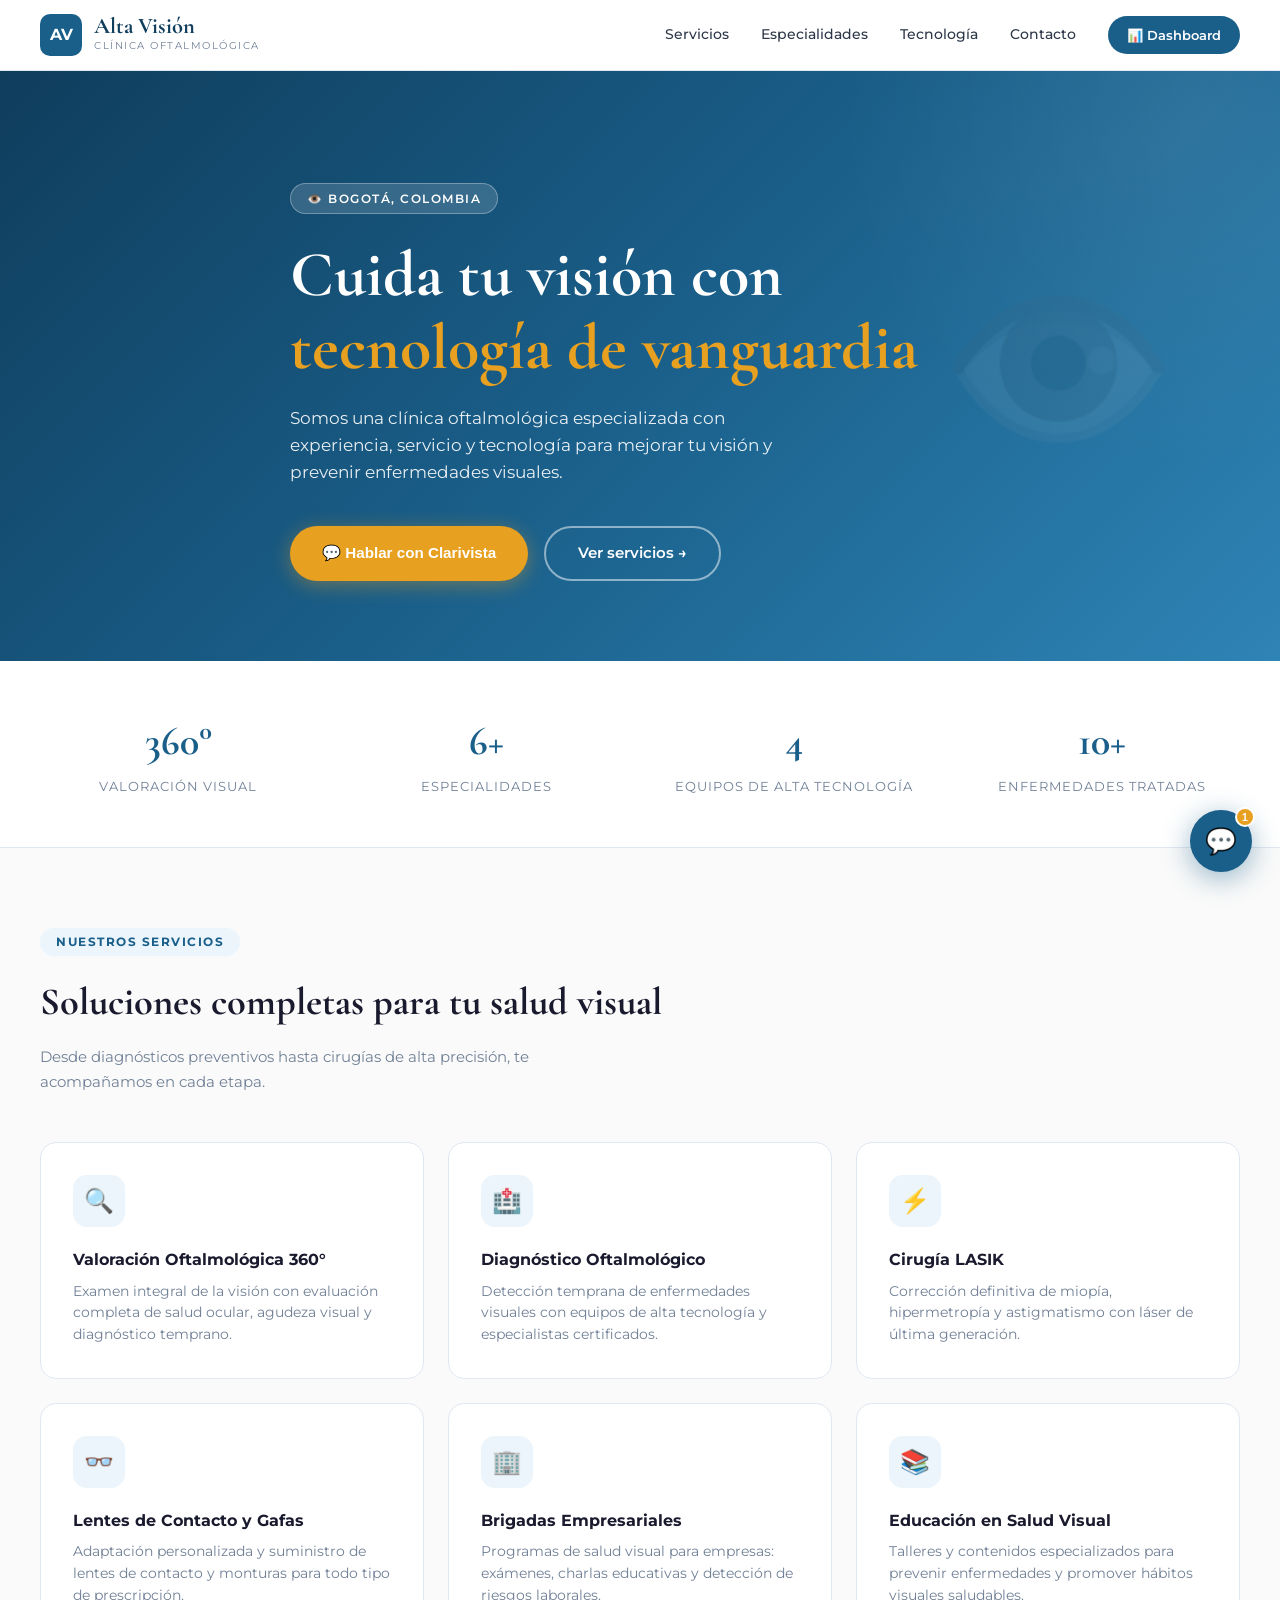
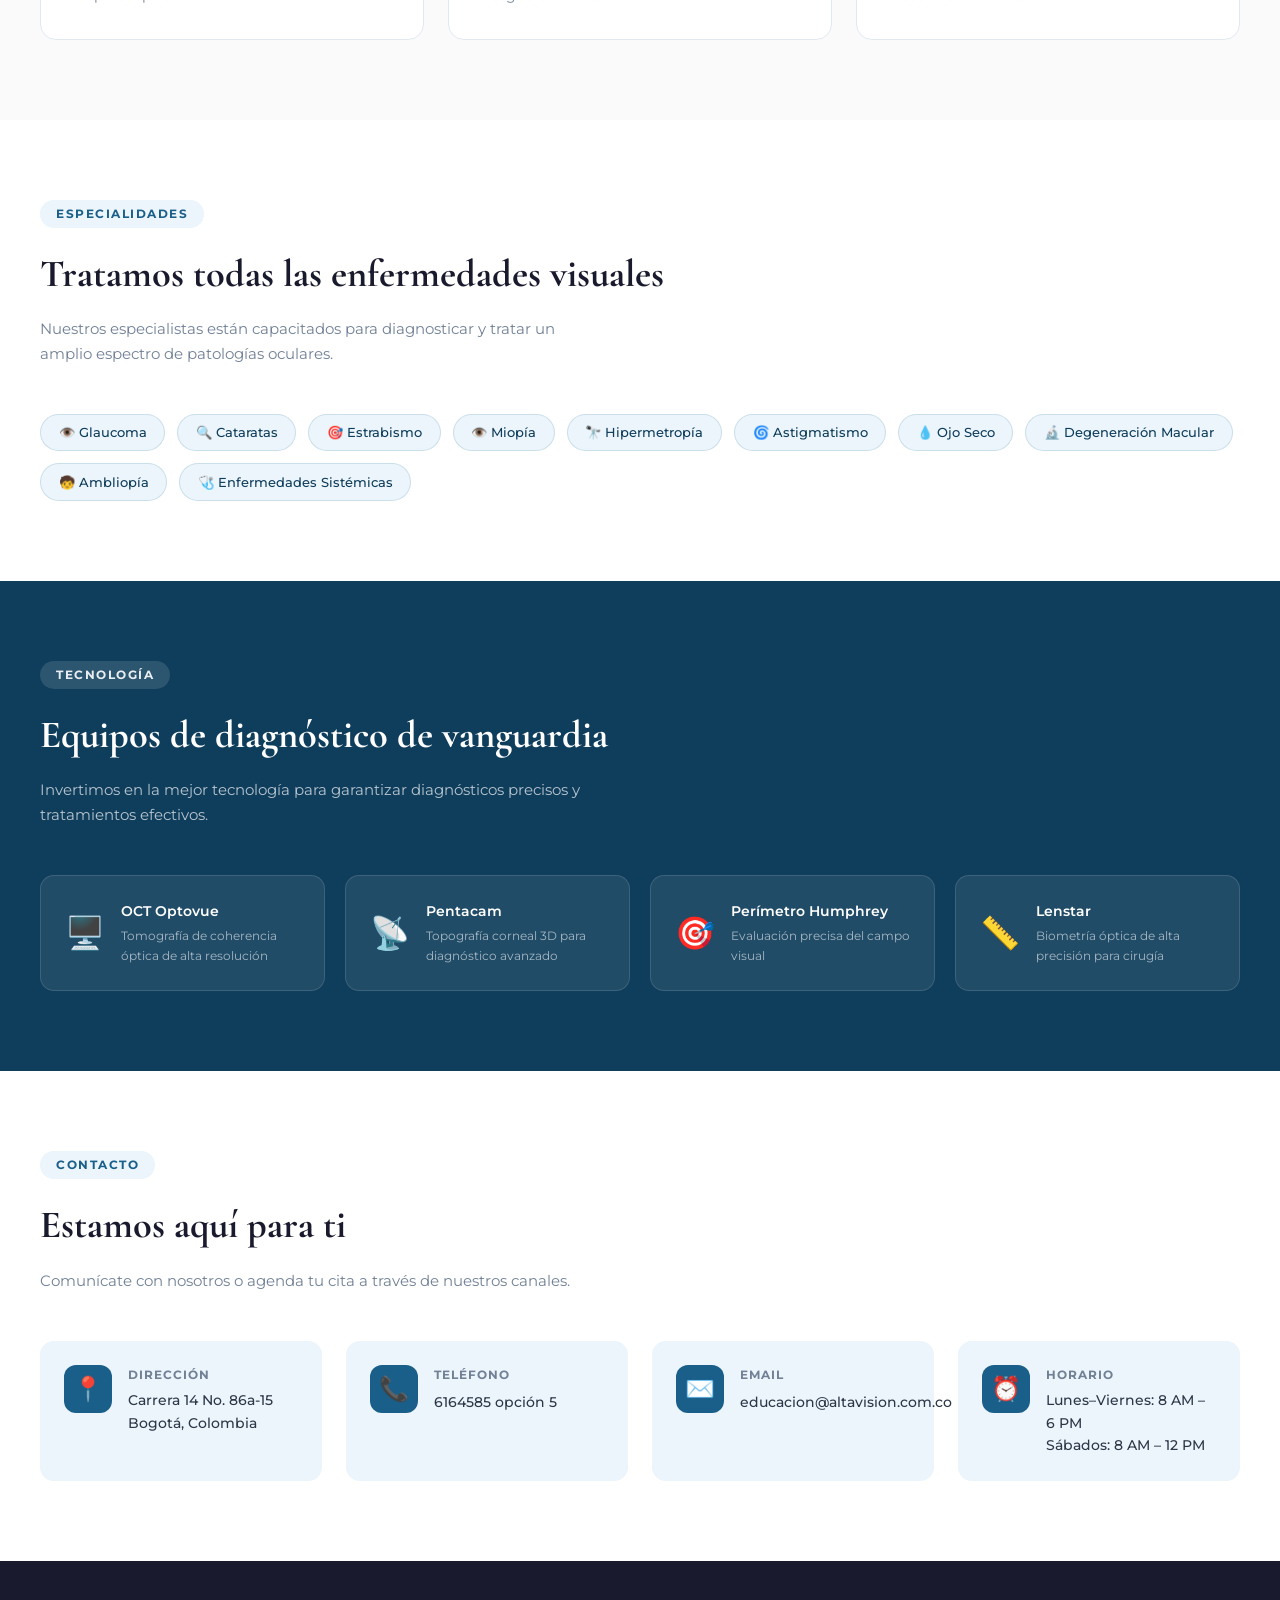
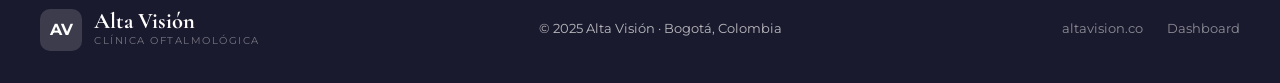
<file: index.html>
<!DOCTYPE html>
<html lang="es">
<head>
  <meta charset="UTF-8" />
  <meta name="viewport" content="width=device-width, initial-scale=1.0" />
  <title>Alta Visión — Clínica Oftalmológica</title>
  <meta name="description" content="Clínica oftalmológica especializada en Bogotá. Experiencia, servicio y tecnología para cuidar tu visión." />
  <link rel="preconnect" href="https://fonts.googleapis.com" />
  <link rel="preconnect" href="https://fonts.gstatic.com" crossorigin />
  <link rel="stylesheet" href="style.css" />
</head>
<body>

  <!-- ── HEADER ────────────────────────────── -->
  <header>
    <div class="header-inner">
      <a href="#" class="logo">
        <div class="logo-icon">AV</div>
        <div class="logo-text">
          <span>Alta Visión</span>
          <span>Clínica Oftalmológica</span>
        </div>
      </a>
      <nav>
        <a href="#servicios">Servicios</a>
        <a href="#especialidades">Especialidades</a>
        <a href="#tecnologia">Tecnología</a>
        <a href="#contacto">Contacto</a>
        <a href="dashboard.html" class="btn-nav">📊 Dashboard</a>
      </nav>
    </div>
  </header>

  <!-- ── HERO ──────────────────────────────── -->
  <section class="hero">
    <div class="hero-inner">
      <span class="hero-tag">👁️ Bogotá, Colombia</span>
      <h1>Cuida tu visión con<br><span>tecnología de vanguardia</span></h1>
      <p>Somos una clínica oftalmológica especializada con experiencia, servicio y tecnología para mejorar tu visión y prevenir enfermedades visuales.</p>
      <div class="hero-actions">
        <button class="btn-primary" onclick="document.getElementById('chatToggle').click()">
          💬 Hablar con Clarivista
        </button>
        <a href="#servicios" class="btn-outline">Ver servicios →</a>
      </div>
    </div>
  </section>

  <!-- ── STATS ─────────────────────────────── -->
  <div class="stats">
    <div class="stats-inner">
      <div>
        <span class="stat-number">360°</span>
        <span class="stat-label">Valoración Visual</span>
      </div>
      <div>
        <span class="stat-number">6+</span>
        <span class="stat-label">Especialidades</span>
      </div>
      <div>
        <span class="stat-number">4</span>
        <span class="stat-label">Equipos de Alta Tecnología</span>
      </div>
      <div>
        <span class="stat-number">10+</span>
        <span class="stat-label">Enfermedades Tratadas</span>
      </div>
    </div>
  </div>

  <!-- ── SERVICIOS ─────────────────────────── -->
  <section class="services" id="servicios">
    <div class="section-inner">
      <span class="section-tag">Nuestros Servicios</span>
      <h2 class="section-title">Soluciones completas para tu salud visual</h2>
      <p class="section-subtitle">Desde diagnósticos preventivos hasta cirugías de alta precisión, te acompañamos en cada etapa.</p>

      <div class="services-grid">
        <div class="service-card">
          <div class="service-icon">🔍</div>
          <h3>Valoración Oftalmológica 360°</h3>
          <p>Examen integral de la visión con evaluación completa de salud ocular, agudeza visual y diagnóstico temprano.</p>
        </div>
        <div class="service-card">
          <div class="service-icon">🏥</div>
          <h3>Diagnóstico Oftalmológico</h3>
          <p>Detección temprana de enfermedades visuales con equipos de alta tecnología y especialistas certificados.</p>
        </div>
        <div class="service-card">
          <div class="service-icon">⚡</div>
          <h3>Cirugía LASIK</h3>
          <p>Corrección definitiva de miopía, hipermetropía y astigmatismo con láser de última generación.</p>
        </div>
        <div class="service-card">
          <div class="service-icon">👓</div>
          <h3>Lentes de Contacto y Gafas</h3>
          <p>Adaptación personalizada y suministro de lentes de contacto y monturas para todo tipo de prescripción.</p>
        </div>
        <div class="service-card">
          <div class="service-icon">🏢</div>
          <h3>Brigadas Empresariales</h3>
          <p>Programas de salud visual para empresas: exámenes, charlas educativas y detección de riesgos laborales.</p>
        </div>
        <div class="service-card">
          <div class="service-icon">📚</div>
          <h3>Educación en Salud Visual</h3>
          <p>Talleres y contenidos especializados para prevenir enfermedades y promover hábitos visuales saludables.</p>
        </div>
      </div>
    </div>
  </section>

  <!-- ── ESPECIALIDADES ────────────────────── -->
  <section id="especialidades">
    <div class="section-inner">
      <span class="section-tag">Especialidades</span>
      <h2 class="section-title">Tratamos todas las enfermedades visuales</h2>
      <p class="section-subtitle">Nuestros especialistas están capacitados para diagnosticar y tratar un amplio espectro de patologías oculares.</p>
      <div class="specialties-list">
        <span class="specialty-chip">👁️ Glaucoma</span>
        <span class="specialty-chip">🔍 Cataratas</span>
        <span class="specialty-chip">🎯 Estrabismo</span>
        <span class="specialty-chip">👁️ Miopía</span>
        <span class="specialty-chip">🔭 Hipermetropía</span>
        <span class="specialty-chip">🌀 Astigmatismo</span>
        <span class="specialty-chip">💧 Ojo Seco</span>
        <span class="specialty-chip">🔬 Degeneración Macular</span>
        <span class="specialty-chip">🧒 Ambliopía</span>
        <span class="specialty-chip">🩺 Enfermedades Sistémicas</span>
      </div>
    </div>
  </section>

  <!-- ── TECNOLOGÍA ─────────────────────────── -->
  <section class="equipment" id="tecnologia">
    <div class="section-inner">
      <span class="section-tag">Tecnología</span>
      <h2 class="section-title">Equipos de diagnóstico de vanguardia</h2>
      <p class="section-subtitle">Invertimos en la mejor tecnología para garantizar diagnósticos precisos y tratamientos efectivos.</p>
      <div class="equipment-grid">
        <div class="equip-card">
          <div class="equip-icon">🖥️</div>
          <div>
            <h4>OCT Optovue</h4>
            <p>Tomografía de coherencia óptica de alta resolución</p>
          </div>
        </div>
        <div class="equip-card">
          <div class="equip-icon">📡</div>
          <div>
            <h4>Pentacam</h4>
            <p>Topografía corneal 3D para diagnóstico avanzado</p>
          </div>
        </div>
        <div class="equip-card">
          <div class="equip-icon">🎯</div>
          <div>
            <h4>Perímetro Humphrey</h4>
            <p>Evaluación precisa del campo visual</p>
          </div>
        </div>
        <div class="equip-card">
          <div class="equip-icon">📏</div>
          <div>
            <h4>Lenstar</h4>
            <p>Biometría óptica de alta precisión para cirugía</p>
          </div>
        </div>
      </div>
    </div>
  </section>

  <!-- ── CONTACTO ───────────────────────────── -->
  <section id="contacto">
    <div class="section-inner">
      <span class="section-tag">Contacto</span>
      <h2 class="section-title">Estamos aquí para ti</h2>
      <p class="section-subtitle">Comunícate con nosotros o agenda tu cita a través de nuestros canales.</p>
      <div class="contact-grid">
        <div class="contact-card">
          <div class="contact-icon">📍</div>
          <div>
            <h4>Dirección</h4>
            <p>Carrera 14 No. 86a-15<br>Bogotá, Colombia</p>
          </div>
        </div>
        <div class="contact-card">
          <div class="contact-icon">📞</div>
          <div>
            <h4>Teléfono</h4>
            <a href="tel:6164585">6164585 opción 5</a>
          </div>
        </div>
        <div class="contact-card">
          <div class="contact-icon">✉️</div>
          <div>
            <h4>Email</h4>
            <a href="mailto:educacion@altavision.com.co">educacion@altavision.com.co</a>
          </div>
        </div>
        <div class="contact-card">
          <div class="contact-icon">⏰</div>
          <div>
            <h4>Horario</h4>
            <p>Lunes–Viernes: 8 AM – 6 PM<br>Sábados: 8 AM – 12 PM</p>
          </div>
        </div>
      </div>
    </div>
  </section>

  <!-- ── FOOTER ─────────────────────────────── -->
  <footer>
    <div class="footer-inner">
      <div class="footer-logo">
        <div class="logo-icon">AV</div>
        <div class="logo-text">
          <span>Alta Visión</span>
          <span>Clínica Oftalmológica</span>
        </div>
      </div>
      <p class="footer-copy">© 2025 Alta Visión · Bogotá, Colombia</p>
      <div class="footer-links">
        <a href="https://www.altavision.co" target="_blank">altavision.co</a>
        <a href="dashboard.html">Dashboard</a>
      </div>
    </div>
  </footer>

  <!-- ── CHAT WIDGET ────────────────────────── -->
  <script src="chat.js"></script>
  <script src="script.js"></script>
</body>
</html>
</file>
<file: style.css>
@import url('https://fonts.googleapis.com/css2?family=Cormorant+Garamond:wght@400;600;700&family=Montserrat:wght@300;400;500;600;700&display=swap');

:root {
  --primary:       #1A5F8A;
  --primary-dark:  #0F3D5C;
  --primary-light: #2E84B5;
  --primary-pale:  #EBF5FB;
  --accent:        #E8A020;
  --accent-dark:   #C8880A;
  --dark:          #1a1a2e;
  --text:          #2d3748;
  --text-light:    #718096;
  --white:         #ffffff;
  --bg-light:      #fafafa;
  --border:        #e2e8f0;
}

* { margin: 0; padding: 0; box-sizing: border-box; }

html { scroll-behavior: smooth; }

body {
  font-family: 'Montserrat', sans-serif;
  color: var(--text);
  background: var(--white);
  line-height: 1.6;
}

/* ── HEADER ─────────────────────────────── */
header {
  position: sticky;
  top: 0;
  z-index: 100;
  background: rgba(255,255,255,0.97);
  backdrop-filter: blur(8px);
  border-bottom: 1px solid var(--border);
  padding: 0 2rem;
}

.header-inner {
  max-width: 1200px;
  margin: 0 auto;
  display: flex;
  align-items: center;
  justify-content: space-between;
  height: 70px;
}

.logo {
  display: flex;
  align-items: center;
  gap: 0.75rem;
  text-decoration: none;
}

.logo-icon {
  width: 42px;
  height: 42px;
  background: var(--primary);
  border-radius: 10px;
  display: flex;
  align-items: center;
  justify-content: center;
  color: white;
  font-weight: 700;
  font-size: 1rem;
  letter-spacing: -0.5px;
}

.logo-text span:first-child {
  display: block;
  font-family: 'Cormorant Garamond', serif;
  font-size: 1.4rem;
  font-weight: 700;
  color: var(--primary-dark);
  line-height: 1;
}

.logo-text span:last-child {
  display: block;
  font-size: 0.65rem;
  color: var(--text-light);
  letter-spacing: 1.5px;
  text-transform: uppercase;
}

nav { display: flex; align-items: center; gap: 2rem; }

nav a {
  text-decoration: none;
  color: var(--text);
  font-size: 0.85rem;
  font-weight: 500;
  transition: color .2s;
}

nav a:hover { color: var(--primary); }

.btn-nav {
  background: var(--primary);
  color: white !important;
  padding: 0.55rem 1.2rem;
  border-radius: 50px;
  font-size: 0.82rem !important;
  font-weight: 600 !important;
  transition: background .2s, transform .1s !important;
}

.btn-nav:hover { background: var(--primary-dark) !important; transform: translateY(-1px); }

/* ── HERO ────────────────────────────────── */
.hero {
  background: linear-gradient(135deg, var(--primary-dark) 0%, var(--primary) 50%, var(--primary-light) 100%);
  color: white;
  padding: 7rem 2rem 5rem;
  position: relative;
  overflow: hidden;
}

.hero::before {
  content: '';
  position: absolute;
  top: -50%;
  right: -20%;
  width: 700px;
  height: 700px;
  background: radial-gradient(circle, rgba(255,255,255,0.06) 0%, transparent 70%);
  border-radius: 50%;
}

.hero::after {
  content: '👁️';
  position: absolute;
  right: 8%;
  top: 50%;
  transform: translateY(-50%);
  font-size: 12rem;
  opacity: 0.07;
  pointer-events: none;
}

.hero-inner {
  max-width: 1200px;
  margin: 0 auto;
  max-width: 700px;
  position: relative;
  z-index: 1;
}

.hero-tag {
  display: inline-block;
  background: rgba(255,255,255,0.15);
  border: 1px solid rgba(255,255,255,0.3);
  padding: 0.3rem 1rem;
  border-radius: 50px;
  font-size: 0.75rem;
  font-weight: 600;
  letter-spacing: 1.5px;
  text-transform: uppercase;
  margin-bottom: 1.5rem;
}

.hero h1 {
  font-family: 'Cormorant Garamond', serif;
  font-size: clamp(2.5rem, 5vw, 4rem);
  font-weight: 700;
  line-height: 1.15;
  margin-bottom: 1.25rem;
}

.hero h1 span { color: var(--accent); }

.hero p {
  font-size: 1.05rem;
  opacity: 0.9;
  margin-bottom: 2.5rem;
  max-width: 520px;
}

.hero-actions { display: flex; gap: 1rem; flex-wrap: wrap; }

.btn-primary {
  background: var(--accent);
  color: white;
  border: none;
  padding: 0.85rem 2rem;
  border-radius: 50px;
  font-size: 0.95rem;
  font-weight: 600;
  cursor: pointer;
  text-decoration: none;
  display: inline-flex;
  align-items: center;
  gap: 0.5rem;
  transition: background .2s, transform .15s, box-shadow .2s;
  box-shadow: 0 4px 20px rgba(232,160,32,0.4);
}

.btn-primary:hover {
  background: var(--accent-dark);
  transform: translateY(-2px);
  box-shadow: 0 6px 25px rgba(232,160,32,0.5);
}

.btn-outline {
  background: transparent;
  color: white;
  border: 2px solid rgba(255,255,255,0.5);
  padding: 0.85rem 2rem;
  border-radius: 50px;
  font-size: 0.95rem;
  font-weight: 600;
  cursor: pointer;
  text-decoration: none;
  display: inline-flex;
  align-items: center;
  gap: 0.5rem;
  transition: border-color .2s, background .2s;
}

.btn-outline:hover {
  border-color: white;
  background: rgba(255,255,255,0.1);
}

/* ── STATS ───────────────────────────────── */
.stats {
  background: var(--white);
  padding: 3rem 2rem;
  border-bottom: 1px solid var(--border);
}

.stats-inner {
  max-width: 1200px;
  margin: 0 auto;
  display: grid;
  grid-template-columns: repeat(4, 1fr);
  gap: 2rem;
  text-align: center;
}

@media (max-width: 768px) { .stats-inner { grid-template-columns: repeat(2, 1fr); } }

.stat-number {
  font-family: 'Cormorant Garamond', serif;
  font-size: 2.5rem;
  font-weight: 700;
  color: var(--primary);
  display: block;
}

.stat-label {
  font-size: 0.8rem;
  color: var(--text-light);
  text-transform: uppercase;
  letter-spacing: 1px;
}

/* ── SECTION COMMON ──────────────────────── */
section { padding: 5rem 2rem; }

.section-inner { max-width: 1200px; margin: 0 auto; }

.section-tag {
  display: inline-block;
  background: var(--primary-pale);
  color: var(--primary);
  padding: 0.3rem 1rem;
  border-radius: 50px;
  font-size: 0.72rem;
  font-weight: 700;
  letter-spacing: 1.5px;
  text-transform: uppercase;
  margin-bottom: 1rem;
}

.section-title {
  font-family: 'Cormorant Garamond', serif;
  font-size: clamp(1.8rem, 3vw, 2.6rem);
  font-weight: 700;
  color: var(--dark);
  margin-bottom: 0.75rem;
}

.section-subtitle {
  color: var(--text-light);
  font-size: 0.95rem;
  max-width: 540px;
  margin-bottom: 3rem;
}

/* ── SERVICES ────────────────────────────── */
.services { background: var(--bg-light); }

.services-grid {
  display: grid;
  grid-template-columns: repeat(auto-fill, minmax(290px, 1fr));
  gap: 1.5rem;
}

.service-card {
  background: white;
  border: 1px solid var(--border);
  border-radius: 16px;
  padding: 2rem;
  transition: transform .2s, box-shadow .2s, border-color .2s;
}

.service-card:hover {
  transform: translateY(-4px);
  box-shadow: 0 12px 40px rgba(26,95,138,0.12);
  border-color: var(--primary-light);
}

.service-icon {
  width: 52px;
  height: 52px;
  background: var(--primary-pale);
  border-radius: 14px;
  display: flex;
  align-items: center;
  justify-content: center;
  font-size: 1.5rem;
  margin-bottom: 1.25rem;
}

.service-card h3 {
  font-size: 1rem;
  font-weight: 700;
  color: var(--dark);
  margin-bottom: 0.5rem;
}

.service-card p {
  font-size: 0.85rem;
  color: var(--text-light);
  line-height: 1.6;
}

/* ── SPECIALTIES ─────────────────────────── */
.specialties-list {
  display: flex;
  flex-wrap: wrap;
  gap: 0.75rem;
  margin-top: 2rem;
}

.specialty-chip {
  background: var(--primary-pale);
  color: var(--primary-dark);
  padding: 0.45rem 1.1rem;
  border-radius: 50px;
  font-size: 0.82rem;
  font-weight: 500;
  border: 1px solid rgba(26,95,138,0.15);
}

/* ── EQUIPMENT ───────────────────────────── */
.equipment { background: var(--primary-dark); color: white; }

.equipment .section-title { color: white; }
.equipment .section-subtitle { color: rgba(255,255,255,0.7); }
.equipment .section-tag { background: rgba(255,255,255,0.12); color: rgba(255,255,255,0.9); }

.equipment-grid {
  display: grid;
  grid-template-columns: repeat(auto-fill, minmax(230px, 1fr));
  gap: 1.25rem;
}

.equip-card {
  background: rgba(255,255,255,0.08);
  border: 1px solid rgba(255,255,255,0.12);
  border-radius: 14px;
  padding: 1.5rem;
  display: flex;
  align-items: center;
  gap: 1rem;
}

.equip-icon { font-size: 2rem; }

.equip-card h4 { font-size: 0.9rem; font-weight: 600; color: white; }
.equip-card p  { font-size: 0.78rem; color: rgba(255,255,255,0.6); margin-top: 0.2rem; }

/* ── CONTACT ─────────────────────────────── */
.contact-grid {
  display: grid;
  grid-template-columns: repeat(auto-fill, minmax(230px, 1fr));
  gap: 1.5rem;
}

.contact-card {
  display: flex;
  align-items: flex-start;
  gap: 1rem;
  padding: 1.5rem;
  background: var(--primary-pale);
  border-radius: 14px;
}

.contact-icon {
  font-size: 1.5rem;
  width: 48px;
  height: 48px;
  background: var(--primary);
  border-radius: 12px;
  display: flex;
  align-items: center;
  justify-content: center;
  flex-shrink: 0;
}

.contact-card h4 { font-size: 0.78rem; text-transform: uppercase; letter-spacing: 1px; color: var(--text-light); margin-bottom: 0.25rem; }
.contact-card p, .contact-card a { font-size: 0.88rem; color: var(--text); font-weight: 500; text-decoration: none; }
.contact-card a:hover { color: var(--primary); }

/* ── FOOTER ──────────────────────────────── */
footer {
  background: var(--dark);
  color: rgba(255,255,255,0.7);
  padding: 3rem 2rem 2rem;
}

.footer-inner {
  max-width: 1200px;
  margin: 0 auto;
  display: flex;
  justify-content: space-between;
  align-items: center;
  flex-wrap: wrap;
  gap: 1.5rem;
}

.footer-logo {
  display: flex;
  align-items: center;
  gap: 0.75rem;
}

.footer-logo .logo-icon { background: rgba(255,255,255,0.15); }
.footer-logo .logo-text span:first-child { color: white; }
.footer-logo .logo-text span:last-child  { color: rgba(255,255,255,0.4); }

.footer-copy { font-size: 0.8rem; }

.footer-links { display: flex; gap: 1.5rem; }
.footer-links a { color: rgba(255,255,255,0.5); text-decoration: none; font-size: 0.8rem; transition: color .2s; }
.footer-links a:hover { color: white; }

/* ── RESPONSIVE ──────────────────────────── */
@media (max-width: 768px) {
  nav { display: none; }
  .hero { padding: 5rem 1.5rem 4rem; }
  .hero::after { display: none; }
  .stats-inner { grid-template-columns: repeat(2,1fr); }
}
</file>
